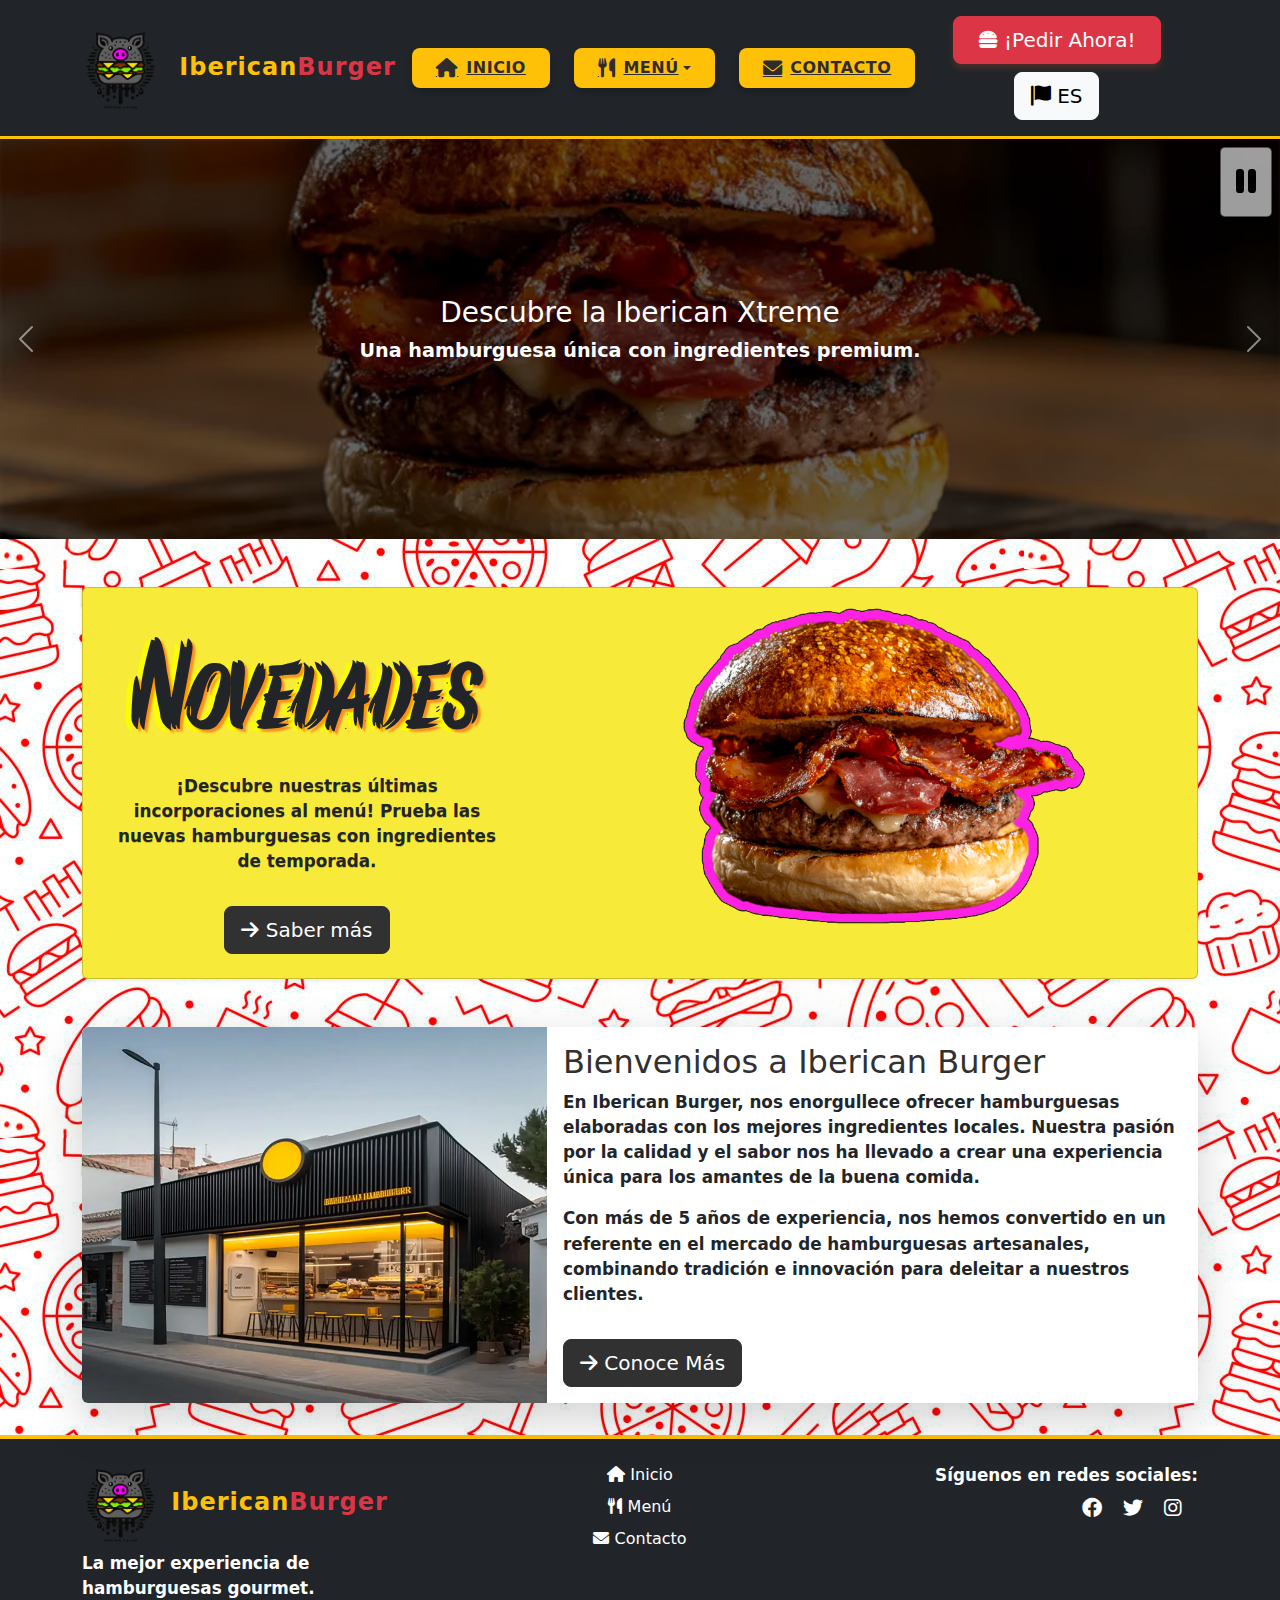
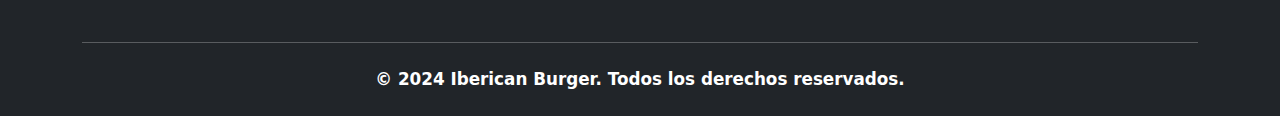
<file: index.html>
<!DOCTYPE html>
<html lang="es">
  <head>
    <meta charset="UTF-8" />
    <meta name="viewport" content="width=device-width, initial-scale=1.0" />
    <title>Iberican Burger - Inicio</title>
    <link rel="icon" type="image/x-icon" href="./img/favicon.ico" />
    <link rel="stylesheet" href="bootstrap-5.3.3/scss/personalizado.css" />
    <link rel="stylesheet" href="bootstrap-5.3.3/scss/bootstrap.css" />

    <link
      href="https://cdnjs.cloudflare.com/ajax/libs/font-awesome/6.0.0-beta3/css/all.min.css"
      rel="stylesheet"
    />
    <!-- Bootstrap Icons -->
    <link
      href="https://cdn.jsdelivr.net/npm/bootstrap-icons/font/bootstrap-icons.css"
      rel="stylesheet"
    />
    <script>
      document.addEventListener("DOMContentLoaded", () => {
        const idiomaSelector = document.getElementById("language-toggle");
        const idiomaLabel = document.getElementById("language-label");

        idiomaSelector.addEventListener("click", () => {
          // Cambiar entre ES y EN
          const nuevoIdioma = idiomaLabel.textContent === "ES" ? "en" : "es";
          idiomaLabel.textContent = nuevoIdioma.toUpperCase();

          // Seleccionar todos los elementos con data-es y data-en
          const elementos = document.querySelectorAll("[data-es][data-en]");

          // Cambiar el texto de los elementos
          elementos.forEach((elemento) => {
            const texto = elemento.getAttribute(`data-${nuevoIdioma}`);
            const icono = elemento.querySelector("i");

            if (icono) {
              // Limpiar todo menos el ícono y añadir el nuevo texto
              elemento.innerHTML = "";
              elemento.appendChild(icono); // Volvemos a agregar el ícono
              elemento.appendChild(document.createTextNode(` ${texto}`)); // Agregar el nuevo texto
            } else {
              // Si no hay ícono, simplemente reemplazamos el texto completo
              elemento.textContent = texto;
            }
          });
        });

        // Establecer el idioma inicial (ES o EN)
        idiomaSelector.click();
      });
    </script>
    <!-- Boton para volver a arriba -->
    <script>
      document.addEventListener("DOMContentLoaded", () => {
        const backToTopButton = document.getElementById("back-to-top");
        const menu = document.querySelector("header"); // Selecciona el menú

        const toggleBackToTop = () => {
          const menuBottom = menu.getBoundingClientRect().bottom;

          if (menuBottom < 0) {
            backToTopButton.style.display = "flex"; // Mostrar el botón
          } else {
            backToTopButton.style.display = "none"; // Ocultar el botón
          }
        };

        // Detecta el desplazamiento
        window.addEventListener("scroll", toggleBackToTop);

        // Añade funcionalidad al botón
        backToTopButton.addEventListener("click", () => {
          window.scrollTo({
            top: 0,
            behavior: "smooth", // Desplazamiento suave
          });
        });
      });
    </script>
  </head>

  <body>
    <header class="bg-dark">
      <nav class="navbar navbar-expand-xl py-3">
        <div class="container">
          <!-- Logotipo -->
          <a class="navbar-brand text-warning fw-bold" href="index.html">
            <img
              src="./img/logogpt333.png"
              alt="Logo"
              class="d-inline-block align-text-center me-2"
            />
            Iberican<span class="text-danger">Burger</span>
          </a>

          <!-- Botón Colapsable -->
          <button
            class="navbar-toggler text-warning border-0"
            type="button"
            data-bs-toggle="collapse"
            data-bs-target="#navbarNav"
            aria-controls="navbarNav"
            aria-expanded="false"
            aria-label="Toggle navigation"
          >
            <i class="fas fa-bars fa-lg"></i>
          </button>

          <!-- Menú -->
          <div class="collapse navbar-collapse" id="navbarNav">
            <ul class="navbar-nav mx-auto text-center">
              <li class="nav-item">
                <a
                  class="custom-btn btn-lg"
                  href="index.html"
                  data-es="Inicio"
                  data-en="Home"
                >
                  <i class="fas fa-home"></i> Inicio
                </a>
              </li>
              <!-- Menú con Submenú -->
              <li class="nav-item dropdown">
                <a
                  class="custom-btn btn-lg dropdown-toggle"
                  href="#"
                  id="menuDropdown"
                  role="button"
                  data-bs-toggle="dropdown"
                  aria-expanded="false"
                  data-es="Menú"
                  data-en="Menu"
                >
                  <i class="fas fa-utensils"></i> Menú
                </a>
                <ul
                  class="dropdown-menu text-center"
                  aria-labelledby="menuDropdown"
                >
                  <li>
                    <a
                      class="dropdown-item"
                      href="menu.html#hamburguesas"
                      data-es="Hamburguesas"
                      data-en="Burgers"
                      >Hamburguesas</a
                    >
                  </li>
                  <li>
                    <a
                      class="dropdown-item"
                      href="menu.html#bocadillos"
                      data-es="Bocadillos"
                      data-en="Sandwiches"
                      >Bocadillos</a
                    >
                  </li>
                  <li>
                    <a
                      class="dropdown-item"
                      href="menu.html#entrantes"
                      data-es="Entrantes"
                      data-en="Entrants"
                      >Entrantes</a
                    >
                  </li>
                  <li>
                    <a
                      class="dropdown-item"
                      href="menu.html#postres"
                      data-es="Postres"
                      data-en="Desserts"
                      >Postres</a
                    >
                  </li>
                </ul>
              </li>
              <li class="nav-item">
                <a
                  class="custom-btn btn-lg"
                  href="contacto.html"
                  data-es="Contacto"
                  data-en="Contact"
                >
                  <i class="fas fa-envelope"></i> Contacto
                </a>
              </li>
            </ul>

            <!-- Botones adicionales -->
            <div
              class="d-flex justify-content-center align-items-center flex-wrap mt-3 mt-lg-0 gap-2"
            >
              <!-- Botón de Pedido -->
              <a
                href="#"
                class="btn btn-danger btn-lg px-4 py-2"
                data-bs-toggle="popover"
                data-bs-placement="bottom"
                data-bs-content="Ahora mismo no está disponible."
                onclick="event.preventDefault();"
                data-es="¡Pedir Ahora!"
                data-en="Order Now!"
              >
                <i class="fas fa-hamburger"></i> ¡Pedir Ahora!
              </a>

              <!-- Selector de Idioma -->
              <button
                class="btn btn-light btn-lg"
                data-toggle="tooltip"
                data-placement="down"
                title="Cambiar idioma/Change language"
                id="language-toggle"
              >
                <i class="fas fa-flag"></i> <span id="language-label">EN</span>
              </button>
            </div>
          </div>
        </div>
      </nav>
    </header>

    <!-- Carrusel -->
    <!-- Carrusel Accesible -->
    <div
      id="carouselExample"
      class="carousel slide mt-0"
      aria-labelledby="carousel-heading"
    >
      <h2
        id="carousel-heading"
        class="visually-hidden"
        data-es="Promociones Destacadas"
        data-en="Featured Promotions"
      >
        Promociones Destacadas
      </h2>

      <!-- Controles de pausa/reanudación -->
      <button
        id="carouselPausePlay"
        class="btn btn-outline-light position-absolute top-0 end-0 m-2"
        aria-controls="carouselExample"
        aria-label="Pausar carrusel"
        data-state="playing"
      >
        <i class="fas fa-pause"></i>
      </button>

      <div class="carousel-inner">
        <!-- Primera Imagen -->
        <div class="carousel-item active">
          <img
            src="./img/iberican_xtreme.webp"
            class="d-block w-100"
            alt="Hamburguesa Iberican Xtreme: una explosión de sabores."
            style="height: 400px; object-fit: cover"
          />
          <div class="carousel-caption">
            <h3
              data-es="Descubre la Iberican Xtreme"
              data-en="Discover the Iberican Xtreme"
            >
              Descubre la Iberican Xtreme
            </h3>
            <p
              data-es="Una hamburguesa única con ingredientes premium."
              data-en="A unique burger with premium ingredients."
            >
              Una hamburguesa única con ingredientes premium.
            </p>
          </div>
        </div>

        <!-- Segunda Imagen -->
        <div class="carousel-item">
          <img
            src="./img/castana_apa.webp"
            class="d-block w-100"
            alt="La hamburguesa Castaña, con ingredientes de temporada."
            style="height: 400px; object-fit: cover"
          />
          <div class="carousel-caption">
            <h3
              data-es="La Castaña: Sabor de Temporada"
              data-en="La Castaña: Seasonal Flavor"
            >
              La Castaña: Sabor de Temporada
            </h3>
            <p
              data-es="Disfruta de esta combinación única con crema de castañas."
              data-en="Enjoy this unique combination with chestnut cream."
            >
              Disfruta de esta combinación única con crema de castañas.
            </p>
          </div>
        </div>

        <!-- Tercera Imagen -->
        <div class="carousel-item">
          <img
            src="./img/labrava_apa.webp"
            class="d-block w-100"
            alt="Hamburguesa La Brava, un toque picante que no olvidarás."
            style="height: 400px; object-fit: cover"
          />
          <div class="carousel-caption">
            <h3
              data-es="La Brava: Pura Pasión"
              data-en="La Brava: Pure Passion"
            >
              La Brava: Pura Pasión
            </h3>
            <p
              data-es="Carne a la parrilla con un toque picante irresistible."
              data-en="Grilled meat with an irresistible spicy touch."
            >
              Carne a la parrilla con un toque picante irresistible.
            </p>
          </div>
        </div>
      </div>

      <!-- Controles del Carrusel -->
      <button
        class="carousel-control-prev"
        type="button"
        data-bs-target="#carouselExample"
        data-bs-slide="prev"
        aria-label="Anterior"
      >
        <span class="carousel-control-prev-icon" aria-hidden="true"></span>
        <span class="visually-hidden">Anterior</span>
      </button>
      <button
        class="carousel-control-next"
        type="button"
        data-bs-target="#carouselExample"
        data-bs-slide="next"
        aria-label="Siguiente"
      >
        <span class="carousel-control-next-icon" aria-hidden="true"></span>
        <span class="visually-hidden">Siguiente</span>
      </button>
    </div>

    <!-- Sección de Bienvenida -->
    <div class="container mt-5">
      <div class="text-center">
        <div class="card novedades my-4 shadow-sm bg-secondary">
          <div class="card-body">
            <h1
              class="card-title menu-fuente"
              data-es="Novedades"
              data-en="News"
            >
              Novedades
            </h1>
            <p
              class="card-text"
              data-es="¡Descubre nuestras últimas incorporaciones al menú! Prueba las nuevas hamburguesas con ingredientes de temporada."
              data-en="Discover our latest menu additions! Try the new burgers with seasonal ingredients."
            >
              ¡Descubre nuestras últimas incorporaciones al menú! Prueba las
              nuevas hamburguesas con ingredientes de temporada.
            </p>
            <a
              href="menu.html"
              class="btn btn-primary btn-lg mt-3"
              data-es="Saber más"
              data-en="Learn more"
            >
              Saber más <i class="fas fa-arrow-right"></i>
            </a>
          </div>
          <img
            src="./img/estilo1.png"
            class="img-fluid"
            alt="Novedades en el menú"
          />
        </div>
      </div>
    </div>

    <div class="container mt-5">
      <div class="card shadow-lg border-0">
        <div class="row g-0">
          <!-- Imagen a la izquierda -->
          <div class="col-md-5">
            <img
              src="./img/midjourney.deiwor_Facade_of_a_modern_hamburger_restaurant_in_th_3736fbc0-c603-4e00-bc08-4bd2c2785734.webp"
              alt="Nuestra Empresa"
              class="img-fluid rounded-start"
              style="height: 100%; object-fit: cover"
            />
          </div>
          <!-- Contenido a la derecha -->
          <div class="col-md-7">
            <div class="card-body">
              <h2
                class="card-title text-primary"
                data-es="Bienvenidos a Iberican Burger"
                data-en="Welcome to Iberican Burger"
              >
                Bienvenidos a Iberican Burger
              </h2>
              <p
                class="card-text"
                data-es="En Iberican Burger, nos enorgullece ofrecer hamburguesas elaboradas con los mejores ingredientes locales. Nuestra pasión por la calidad y el sabor nos ha llevado a crear una experiencia única para los amantes de la buena comida."
                data-en="At Iberican Burger, we take pride in offering burgers made with the finest local ingredients. Our passion for quality and flavor has led us to create a unique experience for food lovers."
              >
                En Iberican Burger, nos enorgullece ofrecer hamburguesas
                elaboradas con los mejores ingredientes locales. Nuestra pasión
                por la calidad y el sabor nos ha llevado a crear una experiencia
                única para los amantes de la buena comida.
              </p>

              <p
                class="card-text"
                data-es="Con más de 5 años de experiencia, nos hemos convertido en un referente en el mercado de hamburguesas artesanales, combinando tradición e innovación para deleitar a nuestros clientes."
                data-en="With over 5 years of experience, we have become a benchmark in the artisanal burger market, combining tradition and innovation to delight our customers."
              >
                Con más de 5 años de experiencia, nos hemos convertido en un
                referente en el mercado de hamburguesas artesanales, combinando
                tradición e innovación para deleitar a nuestros clientes.
              </p>

              <a
                href="contacto.html"
                class="btn btn-primary btn-lg mt-3"
                data-es="Conoce Más"
                data-en="Learn More"
              >
                Conoce Más <i class="fas fa-arrow-right"></i>
              </a>
            </div>
          </div>
        </div>
      </div>
    </div>
    <!-- Boton para volver a arriba -->
    <button id="back-to-top" class="back-to-top" aria-label="Volver arriba">
      <i class="fas fa-arrow-up"></i>
    </button>
    <footer class="bg-dark py-4">
      <div class="container">
        <div class="row">
          <!-- Logotipo y Nombre -->
          <div class="col-md-4 text-center text-md-start mb-3 mb-md-0">
            <a class="navbar-brand text-warning fw-bold" href="index.html">
              <img
                src="./img/logogpt333.png"
                alt="Logo"
                class="d-inline-block align-text-center"
              />
              Iberican<span class="text-danger">Burger</span>
            </a>
            <p
              class="text-white mt-2"
              data-es="La mejor experiencia de hamburguesas gourmet."
              data-en="The best gourmet burger experience."
            >
              La mejor experiencia de hamburguesas gourmet.
            </p>
          </div>

          <!-- Menú Rápido -->
          <div class="col-md-4 text-center">
            <ul class="list-unstyled">
              <li class="mb-2">
                <a
                  href="index.html"
                  class="text-white text-decoration-none"
                  data-es="Inicio"
                  data-en="Home"
                >
                  <i class="fas fa-home"></i> Inicio
                </a>
              </li>
              <li class="mb-2">
                <a
                  href="menu.html"
                  class="text-white text-decoration-none"
                  data-es="Menú"
                  data-en="Menu"
                >
                  <i class="fas fa-utensils"></i> Menú
                </a>
              </li>
              <li>
                <a
                  href="contacto.html"
                  class="text-white text-decoration-none"
                  data-es="Contacto"
                  data-en="Contact"
                >
                  <i class="fas fa-envelope"></i> Contacto
                </a>
              </li>
            </ul>
          </div>

          <!-- Redes Sociales -->
          <div class="col-md-4 text-center text-md-end">
            <p
              class="text-white mb-2"
              data-es="Síguenos en redes sociales:"
              data-en="Follow us on social media:"
            >
              Síguenos en redes sociales:
            </p>
            <div class="social-icons">
              <a href="facebook.com" class="text-white"
                ><i class="fab fa-facebook fa-lg"></i
              ></a>
              <a href="twitter.com" class="text-white"
                ><i class="fab fa-twitter fa-lg"></i
              ></a>
              <a href="instagram.com" class="text-white"
                ><i class="fab fa-instagram fa-lg"></i
              ></a>
            </div>
          </div>
        </div>

        <!-- Línea de Separación -->
        <hr class="bg-light my-4" />

        <!-- Información de Derechos -->
        <div class="text-center text-white">
          <p
            class="mb-0"
            data-es="© 2024 Iberican Burger. Todos los derechos reservados."
            data-en="© 2024 Iberican Burger. All rights reserved."
          >
            © 2024 Iberican Burger. Todos los derechos reservados.
          </p>
        </div>
      </div>
    </footer>

    <script src="bootstrap-5.3.3/dist/js/bootstrap.bundle.min.js"></script>
    <script>
      document.addEventListener("DOMContentLoaded", () => {
        const carouselElement = document.getElementById("carouselExample");
        const pausePlayButton = document.getElementById("carouselPausePlay");
        // Inicia el carrusel con el intervalo deseado, sin ride:'carousel'
        const carouselInstance = new bootstrap.Carousel(carouselElement, {
          interval: 3000,
        });
        carouselInstance.cycle();
        const icon = pausePlayButton.querySelector("i");
        let isPlaying = true; // Estado inicial: está reproduciendo automáticamente

        pausePlayButton.addEventListener("click", () => {
          if (isPlaying) {
            // Pausar
            carouselInstance.pause();
            isPlaying = false;
            pausePlayButton.setAttribute("aria-label", "Reanudar carrusel");
            icon.classList.remove("fa-pause");
            icon.classList.add("fa-play");
          } else {
            // Reanudar
            carouselInstance.cycle();
            isPlaying = true;
            pausePlayButton.setAttribute("aria-label", "Pausar carrusel");
            icon.classList.remove("fa-play");
            icon.classList.add("fa-pause");
          }
        });
      });
    </script>
    <script>
      document.addEventListener("DOMContentLoaded", () => {
        const popoverTriggerList = [].slice.call(
          document.querySelectorAll('[data-bs-toggle="popover"]')
        );
        const popoverList = popoverTriggerList.map((popoverTriggerEl) => {
          return new bootstrap.Popover(popoverTriggerEl);
        });
      });
    </script>
  </body>
</html>
</file>
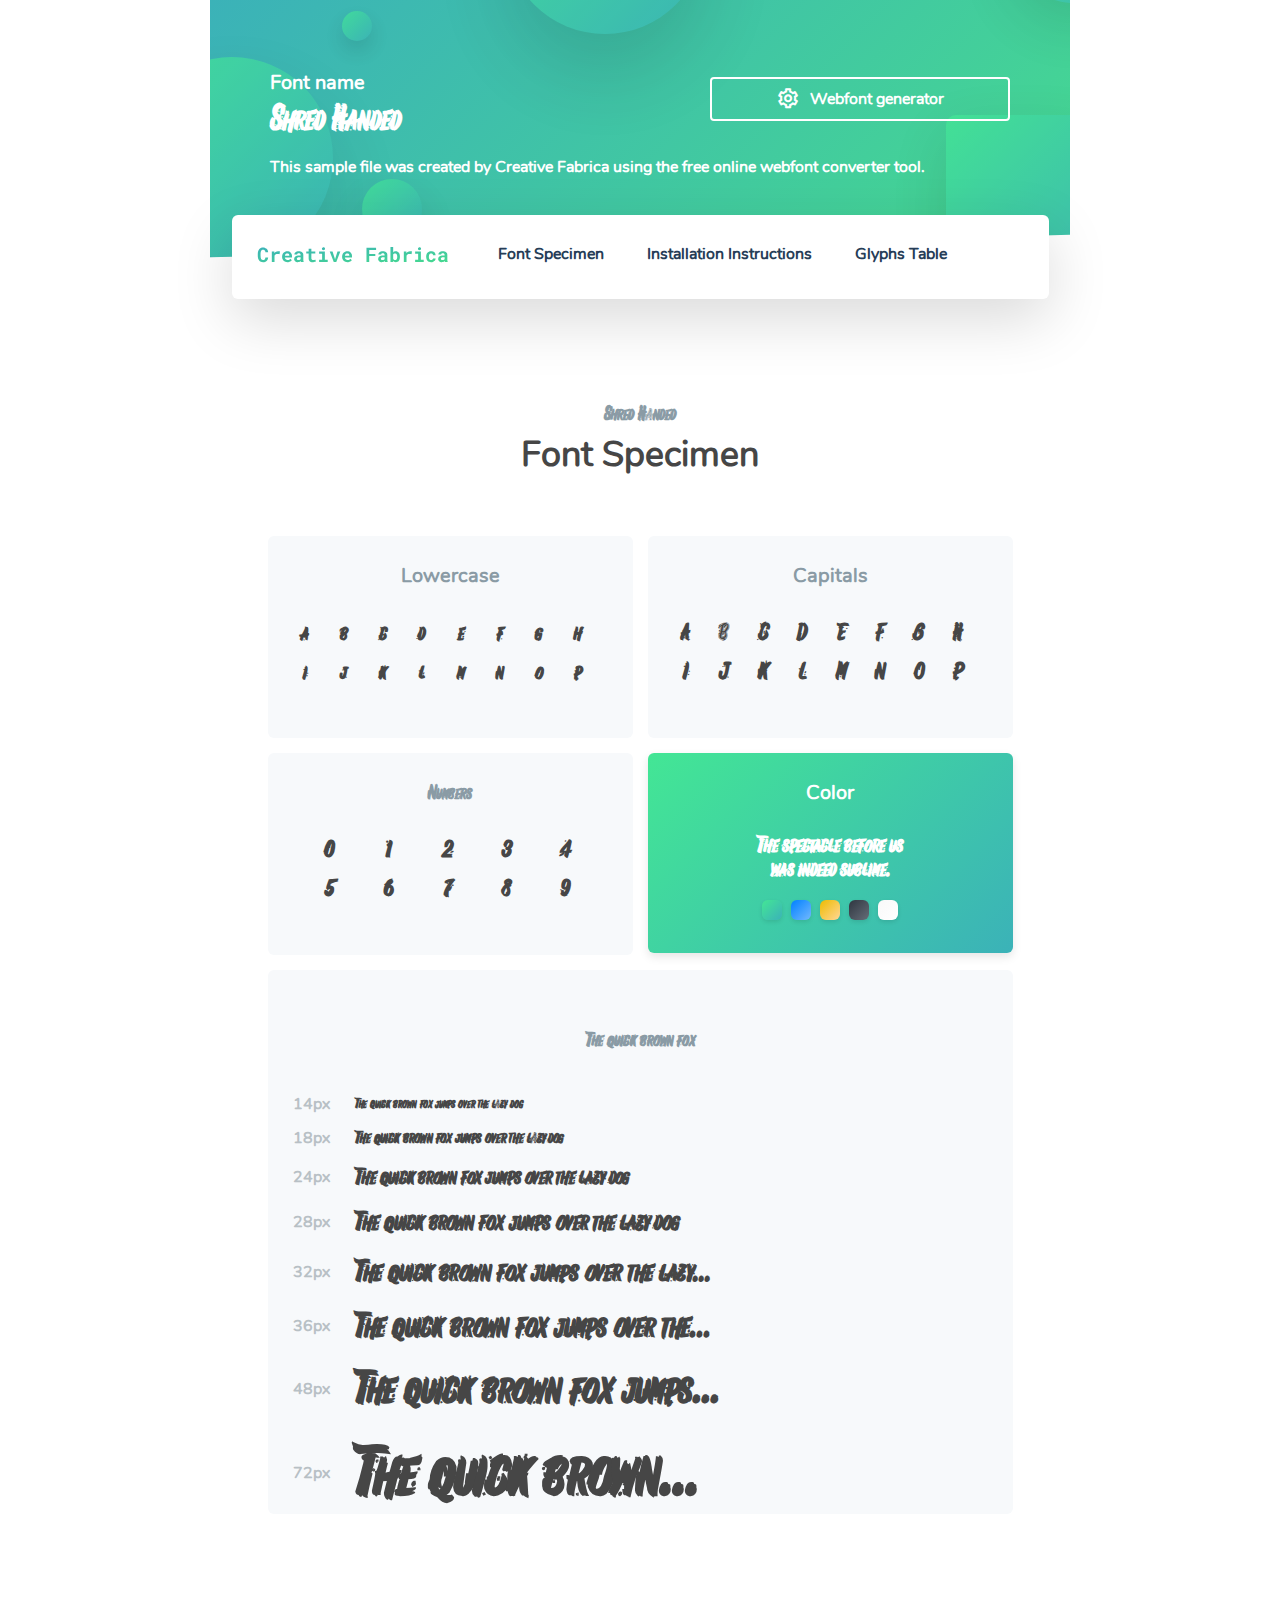
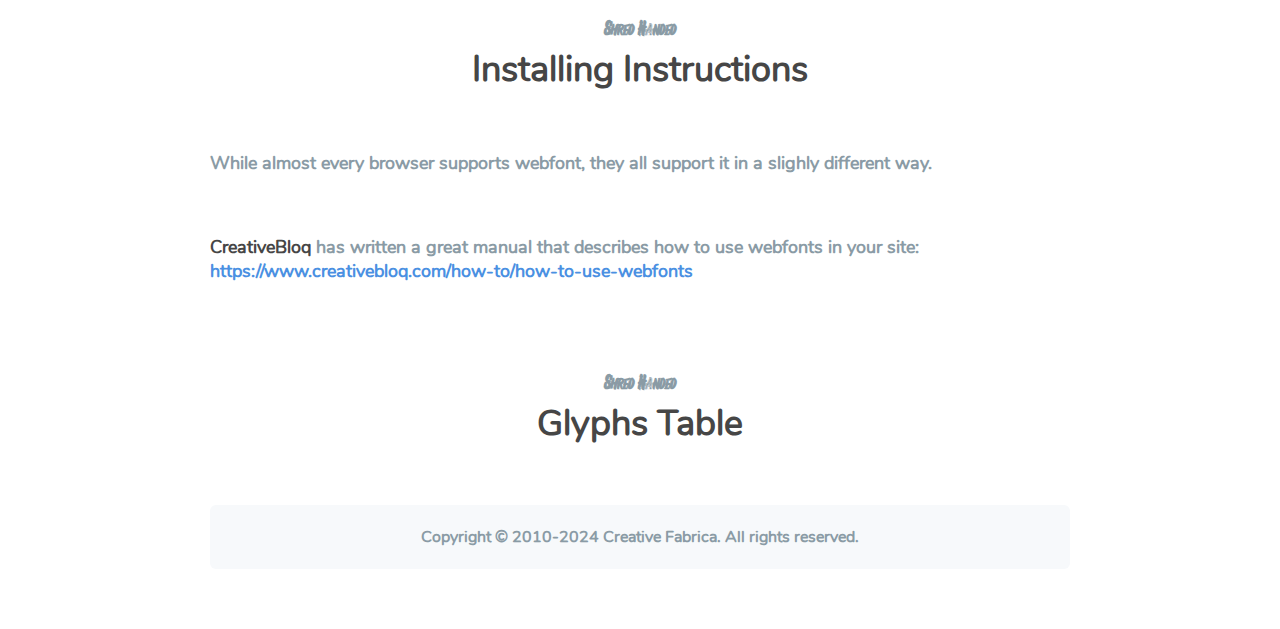
<file: fonts/index.html>
<!DOCTYPE html>
<html lang="en">
<head>
    <meta charset="UTF-8">
    <meta http-equiv="X-UA-Compatible" content="ie=edge">
    <meta name="viewport" content="width=device-width">
    <title>Webfont Specimen Shred Handed by Creative Fabrica</title>
    <link rel="stylesheet" href="Shred Handed.css">
    <link rel="stylesheet" href="./specimen_files/css/boxicons.min.css">
    <link rel="stylesheet" href="./specimen_files/css/style.css">
    <link rel="icon" href="./specimen_files/images/favicon.png">
    <style>
        body {
            font-family: 'Shred Handed';
            font-weight: Regular;
        }
    </style>
</head>
<body>
    <div class="cover-section c-section">
		<div class="cover-section_cta">
			<div class="c-row">
				<div class="c-row_column">
					<h1 class="cover-section_headline">
						<span class="cover-section_headline--smaller keep-page-font">Font name</span> <br>
						Shred Handed
					</h1>
				</div>
				<div class="c-row_column c-row_column--align-right center-vertical c-row_column--no-margin-right ">
					<a class="l-button l-button--outlined btn-animated-top-bottom" href="https://www.creativefabrica.com/webfont-generator/" target="_blank">
						<div class="l-button_icon">
							<i class="icon-animated-top-bottom bx bx-cog"></i>
						</div>
						<div class="l-button_text keep-page-font">Webfont generator</div>
					</a>
				</div>
			</div>
			<p class="cover-section_description keep-page-font">
				This sample file was created by Creative Fabrica using the free online webfont converter tool.
			</p>
		</div>
		<div class="l-parallax">
            <img style="top: 35%; left: -18%;" class="l-parallax_item" data-parallax-translate="100" src="./specimen_files/images/Circle_5.svg" alt="">
			<img style="top: 55%; left: 13%;" class="l-parallax_item" data-parallax-translate="200" src="./specimen_files/images/Circle_3.svg" alt="">
			<img style="top: 75%; left: 13%;" class="l-parallax_item" data-parallax-translate="50" src="./specimen_files/images/Circle_2.svg" alt="">
			<img style="top: -71%; left: 25%;" class="l-parallax_item" data-parallax-translate="30" src="./specimen_files/images/Circle_1.svg" alt="">
			<img style="top: 70%; right: -10%;" class="l-parallax_item" data-parallax-translate="150" src="./specimen_files/images/Rectangle_2.svg" alt="">
			<img style="top: -15%; right: -15%;" class="l-parallax_item" data-parallax-translate="180" src="./specimen_files/images/Circle_4.svg" alt="">
		</div>
	</div>

	<!-- Navigation -->
	<div class="top-navigation-section c-section">
		<div class="top-navigation">
			<div class="nav-component left-side">
				<div class="logo-and-menu-btn">
					<div class="logo-box">
						<img src="./specimen_files/images/Logo.svg">
					</div>
					<button id="btn-trigger-top-nav" class="btn-menu-trigger">
						<span class="bx bx-menu"></span>
					</button>
				</div>
			</div>
			<div id="top-nav-responsive-menu" class="responsive-menu" top-nav-responsive-active="false">
				<div class="nav-component">
					<ul class="menu-list">
                        <li><a class="keep-page-font" href="#" onclick="scrollToSection('font-specimen_section', event)">Font Specimen</a></li>
						<li><a class="keep-page-font" href="#" onclick="scrollToSection('installing-section', event)">Installation Instructions</a></li>
						<li><a class="keep-page-font" href="#" onclick="scrollToSection('glyph-section', event)">Glyphs Table</a></li>
					</ul>
				</div>
			</div>
		</div>
	</div>

	<div class="font-specimen_section c-section">
		<h3 class="c-section_subtitle">Shred Handed</h3>
		<h2 class="c-section_headline keep-page-font">Font Specimen</h2>
		<div class="fs-section_boxes">
			<div class="c-row--inline">
				<div class="c-row_column">
					<div class="fs-section_box">
						<p class="fs-section_box-title keep-page-font">Lowercase</p>
						<div class="fs-section-chars-box fs-section-char-box--lowercase">
							<div class="fs-section-char-box">
								<p class="fs-section-char">a</p>
							</div>
							<div class="fs-section-char-box">
								<p class="fs-section-char">b</p>
							</div>
							<div class="fs-section-char-box">
								<p class="fs-section-char">c</p>
							</div>
							<div class="fs-section-char-box">
								<p class="fs-section-char">d</p>
							</div>
							<div class="fs-section-char-box">
								<p class="fs-section-char">e</p>
							</div>
							<div class="fs-section-char-box">
								<p class="fs-section-char">f</p>
							</div>
							<div class="fs-section-char-box">
								<p class="fs-section-char">g</p>
							</div>
							<div class="fs-section-char-box fs-section-char-box--no-margin">
								<p class="fs-section-char">h</p>
							</div>
							<div class="fs-section-char-box">
								<p class="fs-section-char">i</p>
							</div>
							<div class="fs-section-char-box">
								<p class="fs-section-char">j</p>
							</div>
							<div class="fs-section-char-box">
								<p class="fs-section-char">k</p>
							</div>
							<div class="fs-section-char-box">
								<p class="fs-section-char">l</p>
							</div>
							<div class="fs-section-char-box">
								<p class="fs-section-char">m</p>
							</div>
							<div class="fs-section-char-box">
								<p class="fs-section-char">n</p>
							</div>
							<div class="fs-section-char-box">
								<p class="fs-section-char">o</p>
							</div>
							<div class="fs-section-char-box fs-section-char-box--no-margin">
								<p class="fs-section-char">p</p>
							</div>

							<!-- Clear float -->
							<div class="clear-fix"></div>

						</div>
					</div>
				</div>
				<div class="c-row_column c-row_column--no-margin-right">
					<div class="fs-section_box">
						<p class="fs-section_box-title keep-page-font">Capitals</p>
						<div class="fs-section-chars-box fs-section-char-box--uppercase">
							<div class="fs-section-char-box">
								<p class="fs-section-char">a</p>
							</div>
							<div class="fs-section-char-box">
								<p class="fs-section-char">b</p>
							</div>
							<div class="fs-section-char-box">
								<p class="fs-section-char">c</p>
							</div>
							<div class="fs-section-char-box">
								<p class="fs-section-char">d</p>
							</div>
							<div class="fs-section-char-box">
								<p class="fs-section-char">e</p>
							</div>
							<div class="fs-section-char-box">
								<p class="fs-section-char">f</p>
							</div>
							<div class="fs-section-char-box">
								<p class="fs-section-char">g</p>
							</div>
							<div class="fs-section-char-box fs-section-char-box--no-margin">
								<p class="fs-section-char">h</p>
							</div>
							<div class="fs-section-char-box">
								<p class="fs-section-char">i</p>
							</div>
							<div class="fs-section-char-box">
								<p class="fs-section-char">j</p>
							</div>
							<div class="fs-section-char-box">
								<p class="fs-section-char">k</p>
							</div>
							<div class="fs-section-char-box">
								<p class="fs-section-char">l</p>
							</div>
							<div class="fs-section-char-box">
								<p class="fs-section-char">m</p>
							</div>
							<div class="fs-section-char-box">
								<p class="fs-section-char">n</p>
							</div>
							<div class="fs-section-char-box">
								<p class="fs-section-char">o</p>
							</div>
							<div class="fs-section-char-box fs-section-char-box--no-margin">
								<p class="fs-section-char">p</p>
							</div>

							<!-- Clear float -->
							<div class="clear-fix"></div>

						</div>
					</div>
				</div>
			</div>
			<div class="c-row--inline">
				<div class="c-row_column">
					<div class="fs-section_box">
						<p class="fs-section_box-title">Numbers</p>
						<div class="fs-section-chars-box fs-section-char--numbers">
							<div class="fs-section-char-box fs-section-char-box--number">
								<p class="fs-section-char">0</p>
							</div>
							<div class="fs-section-char-box fs-section-char-box--number">
								<p class="fs-section-char">1</p>
							</div>
							<div class="fs-section-char-box fs-section-char-box--number">
								<p class="fs-section-char">2</p>
							</div>
							<div class="fs-section-char-box fs-section-char-box--number">
								<p class="fs-section-char">3</p>
							</div>
							<div class="fs-section-char-box fs-section-char-box--number fs-section-char-box--no-margin">
								<p class="fs-section-char">4</p>
							</div>
							<div class="fs-section-char-box fs-section-char-box--number">
								<p class="fs-section-char">5</p>
							</div>
							<div class="fs-section-char-box fs-section-char-box--number">
								<p class="fs-section-char">6</p>
							</div>
							<div class="fs-section-char-box fs-section-char-box--number">
								<p class="fs-section-char">7</p>
							</div>
							<div class="fs-section-char-box fs-section-char-box--number">
								<p class="fs-section-char">8</p>
							</div>
							<div class="fs-section-char-box fs-section-char-box--number fs-section-char-box--no-margin">
								<p class="fs-section-char">9</p>
							</div>

							<!-- Clear float -->
							<div class="clear-fix"></div>

						</div>
					</div>
				</div>
				<div class="c-row_column c-row_column--no-margin-right">
					<div class="fs-section_switch-color-box fs-section_box fs-section_box--color-box">
						<p class="fs-section_box-title color-white fs-switch-box_font-color keep-page-font">Color</p>
						<p class="fs-section_subtext color-white fs-switch-box_font-color">
							The spectacle before us <br class="break-line">was indeed sublime.
						</p>
						<div class="fs-section_color-buttons">
							<button class="fs-section_color_button fs-section_color_button--green"
							        data-color-one="#43E695" data-color-two="#3BB2B8" data-font-color="#ffffff"></button>

							<button class="fs-section_color_button fs-section_color_button--blue"
									data-color-one="#72B8FE" data-color-two="#0081FF" data-font-color="#ffffff"></button>

							<button class="fs-section_color_button fs-section_color_button--yellow"
									data-color-one="#EEBB00" data-color-two="#FFD796" data-font-color="#ffffff"></button>

							<button class="fs-section_color_button fs-section_color_button--black"
									data-color-one="#656D78" data-color-two="#2F3640" data-font-color="#ffffff"></button>

							<button class="fs-section_color_button fs-section_color_button--white"
									data-color-one="#FFFFFF" data-color-two="#F9F9F9" data-font-color="#4d545f"></button>
						</div>
					</div>
				</div>
			</div>
		</div>
	</div>

	<div class="size-example-section c-section">
		<h3 class="c-section_subtitle">The quick brown fox</h3>
		<div class="size-example-section_scroll-content">
			<ul class="size-example-section_list">
				<li class="size-example-section_item">
					<span class="size-example-section_example-size keep-page-font">14px</span>
					<p class="size-example-section_preview size-example--14">
						The quick brown fox jumps over the lazy dog
					</p>
				</li>
				<li class="size-example-section_item">
					<span class="size-example-section_example-size keep-page-font">18px</span>
					<p class="size-example-section_preview size-example size-example--18">
						The quick brown fox jumps over the lazy dog
					</p>
				</li>
				<li class="size-example-section_item">
					<span class="size-example-section_example-size keep-page-font">24px</span>
					<p class="size-example-section_preview size-example size-example--24">
						The quick brown fox jumps over the lazy dog
					</p>
				</li>
				<li class="size-example-section_item">
					<span class="size-example-section_example-size keep-page-font">28px</span>
					<p class="size-example-section_preview size-example size-example--28">
						The quick brown fox jumps over the lazy dog
					</p>
				</li>
				<li class="size-example-section_item">
					<span class="size-example-section_example-size keep-page-font">32px</span>
					<p class="size-example-section_preview size-example size-example--32">
						The quick brown fox jumps over the lazy...
					</p>
				</li>
				<li class="size-example-section_item">
					<span class="size-example-section_example-size keep-page-font">36px</span>
					<p class="size-example-section_preview size-example size-example--36">
						The quick brown fox jumps over the...
					</p>
				</li>
				<li class="size-example-section_item">
					<span class="size-example-section_example-size keep-page-font">48px</span>
					<p class="size-example-section_preview size-example size-example--48">
						The quick brown fox jumps...
					</p>
				</li>
				<li class="size-example-section_item">
					<span class="size-example-section_example-size keep-page-font">72px</span>
					<p class="size-example-section_preview size-example size-example--72">
						The quick brown...
					</p>
				</li>
			</ul>
		</div>

	</div>

    <div class="installing-section c-section">
		<h3 class="c-section_subtitle">Shred Handed</h3>
		<h2 class="c-section_headline keep-page-font">Installing Instructions</h2>
		<p class="installing-section_top-paragraph c-section_paragraph c-section_paragraph--light keep-page-font">
			While almost every browser supports webfont, they all support it in a slighly different way.
		</p>
		<p class="installing-section_top-paragraph c-section_paragraph c-section_paragraph--light keep-page-font">
			<span class="installing-section_dark-span keep-page-font">CreativeBloq</span>
			has written a great manual that describes how to use webfonts in your site:
			<a class="installing-section_link keep-page-font" href="https://www.creativebloq.com/how-to/how-to-use-webfonts" target="_blank">
				https://www.creativebloq.com/how-to/how-to-use-webfonts
			</a>
		</p>
	</div>

	<div class="glyph-section c-section">
		<h3 class="c-section_subtitle">Shred Handed</h3>
		<h2 class="c-section_headline keep-page-font">Glyphs Table</h2>
		<div class="glyph-section_table">
            
			<!-- Clear float -->
			<div class="clear-fix"></div>

		</div>
	</div>

	<div class="footer-section c-section">
		<p class="keep-page-font">Copyright &copy; 2010-2024 Creative Fabrica. All rights reserved.</p>
	</div>

	<script type="text/javascript" src="./specimen_files/javascript/parallax.js"></script>
	<script type="text/javascript" src="./specimen_files/javascript/responsive-menu.js"></script>
	<script type="text/javascript" src="./specimen_files/javascript/scroll-animation.js"></script>
	<script type="text/javascript" src="./specimen_files/javascript/color-switcher.js"></script>
</body>
</html>
</file>
<file: bootstrap-5.3.3/scss/personalizado.css>
@charset "UTF-8";
.feature i {
  font-size: 2rem; /* Tamaño del ícono */
  margin-bottom: 0.5rem;
}
.feature h5 {
  font-weight: bold;
  margin-top: 0.5rem;
  margin-bottom: 0.2rem;
}
.feature p {
  color: #383f46; /* Texto en tono gris */
  font-size: 0.9rem;
}

/* Variables */
/* Color de fondo oscuro */
/* Color de texto claro */
/* Color de texto al pasar el cursor */
/* Tamaño máximo del logotipo */
/* Espaciado entre enlaces sociales */
/* Footer */
/* Espaciado para el Footer */
footer {
  margin-top: 2rem; /* Espaciado superior para separar el footer */
  padding-top: 2rem; /* Espaciado interno superior dentro del footer */
  background-color: #343a40;
  color: #ffffff;
  border-top: 4px solid #ffc107;
}
footer a {
  color: #ffffff;
  text-decoration: none;
}
footer a:hover {
  color: #ffc107; /* Color al pasar el cursor */
}
footer hr {
  border-color: #ffffff;
}
footer .navbar-brand img {
  max-height: 80px; /* Tamaño del logotipo */
}
footer .social-icons a {
  margin-right: 1rem; /* Espaciado entre iconos sociales */
}

body {
  position: relative; /* Necesario para posicionar el pseudo-elemento */
  min-height: 100vh; /* Asegura que cubra toda la ventana */
  /* Fondo de la web */
  background-image: url("../../img/fondogen.png");
}
body a:focus,
body button:focus {
  outline: 4px solid #ff0707;
  outline-offset: 2px;
}
body #btnVolverArriba {
  position: fixed;
  bottom: 2rem;
  right: 2rem;
  display: none;
  z-index: 1000;
  background-color: #f8ea39;
  color: #000;
  border: none;
  border-radius: 50%;
  width: 70px;
  height: 70px;
  justify-content: center;
  align-items: center;
  box-shadow: 0 4px 6px rgba(0, 0, 0, 0.1);
  transition: opacity 0.3s ease, transform 0.3s ease;
  border: 2px solid #000000;
  display: flex;
  font-size: 1.2rem;
}
body #btnVolverArriba:hover {
  background-color: #b9af25;
  transform: scale(1.1);
}
body .back-to-top {
  position: fixed;
  bottom: 2rem;
  right: 2rem;
  width: 50px;
  height: 50px;
  background-color: #ffc107;
  color: #000;
  border: 1px solid #000;
  border-radius: 50%;
  display: none;
  justify-content: center;
  align-items: center;
  box-shadow: 0 4px 6px rgba(0, 0, 0, 0.1);
  cursor: pointer;
  z-index: 1000;
  transition: background-color 0.3s ease, color 0.3s ease;
}
body .back-to-top:hover {
  background-color: #d89e04;
  color: #fff;
}
body .back-to-top i {
  font-size: 1.5rem;
}

.header .navbar {
  border-top: 2px solid #007bff;
}
.header img {
  max-height: 80px;
}

.nav-tabs .nav-link {
  background-color: #f8f9fa; /* Color de fondo claro para pestañas no activas */
  color: #6c757d; /* Texto en gris */
  border: 1px solid #dee2e6; /* Borde claro */
  transition: all 0.3s ease; /* Animación suave */
}

.nav-tabs .nav-link.active {
  background-color: #0d6efd; /* Fondo azul para la pestaña activa */
  color: #fff; /* Texto blanco */
  border-color: #0d6efd; /* Borde azul */
  font-weight: bold; /* Texto en negrita */
  box-shadow: 0 0 5px rgba(0, 0, 0, 0.2); /* Sombra para destacar */
}

.nav-tabs .nav-link:hover {
  background-color: #e2e6ea; /* Fondo más oscuro al pasar el cursor */
  color: #000; /* Texto negro al pasar el cursor */
}

/* nav */
.navbar .form-control {
  background-color: transparent;
  border-color: #ffffff;
  color: #ffffff;
}

.navbar .form-control::-moz-placeholder {
  color: #ffffff;
  opacity: 0.7;
}

.navbar .form-control::placeholder {
  color: #ffffff;
  opacity: 0.7;
}

.navbar .btn-outline-light {
  border-color: #ffffff;
  color: #ffffff;
}

.navbar .btn-outline-light:hover {
  background-color: #ffffff;
  color: #000000;
}

.carved-text {
  position: relative;
  color: #2e2a2a;
  font-weight: bold;
  font-size: 2rem;
  text-transform: uppercase;
  text-shadow: 3px 3px 2px rgba(0, 0, 0, 0.4), -6px 2px rgba(255, 255, 255, 0.6); /* Luz superior izquierda */
  letter-spacing: 1px;
}

/* Definición de la fuente */
@font-face {
  font-family: "Shred Handed";
  src: url("../../fonts/Shred-Handed.eot"); /* IE9 Compatibility */
  src: url("../../fonts/Shred-Handed.woff2") format("woff2"), url("../../fonts/Shred-Handed.woff") format("woff"), url("../../fonts/Shred-Handed.ttf") format("truetype"); /* Compatibilidad general */
  font-weight: normal;
  font-style: normal;
}
/* Aplicación de la fuente */
.menu-fuente,
.menu-fuente-nombres,
.menu-fuente-nombreslil {
  font-family: "Shred Handed", sans-serif;
  text-shadow: 3px 3px 2px rgba(255, 0, 0, 0.4), -6px 2px rgba(251, 255, 0, 0.88);
}

.menu-fuente {
  font-size: 8rem;
}
@media (max-width: 576px) {
  .menu-fuente {
    font-size: 6rem;
  }
}

.menu-fuente-nombres {
  font-size: 3rem;
}
@media (max-width: 576px) {
  .menu-fuente-nombres {
    font-size: 3.5rem;
  }
}

.menu-fuente-nombreslil {
  font-size: 2.1rem;
}

p {
  font-size: 1.05rem;
  font-weight: bold;
}

.cristal {
  /* From https://css.glass */
  background: rgba(255, 255, 255, 0.15);
  border-radius: 16px;
  box-shadow: 0 4px 30px rgba(0, 0, 0, 0.1);
  backdrop-filter: blur(3.7px);
  -webkit-backdrop-filter: blur(5.7px);
  border: 1px solid rgba(255, 255, 255, 0.74);
}

header {
  border-bottom: 3px solid #ffc107;
}

.navbar-brand {
  font-size: 1.5rem !important;
  letter-spacing: 1px;
  transition: all 0.3s ease-in-out;
}
.navbar-brand:hover {
  color: #ffc107;
}
.navbar-brand img {
  width: 80px;
}

.nav-link {
  font-size: 1.1rem;
  font-weight: bold;
  transition: all 0.3s ease-in-out;
}
.nav-link:hover {
  color: #ffc107;
  transform: scale(1.1);
}

.btn-danger {
  border-radius: 25px;
  transition: all 0.3s ease-in-out;
}
.btn-danger:hover {
  background-color: #ff5722;
  transform: scale(1.1);
  box-shadow: 0 0 10px rgba(255, 87, 34, 0.6);
}

.navbar-toggler {
  background-color: transparent;
  border: none;
  color: #ffc107;
}
.navbar-toggler:focus {
  box-shadow: none;
}
.navbar-toggler i {
  transition: transform 0.3s ease-in-out;
}
.navbar-toggler:hover i {
  transform: rotate(90deg);
}

.navbar-nav {
  gap: 1.5rem;
}

.custom-btn {
  display: inline-flex;
  align-items: center;
  justify-content: center;
  padding: 0.5rem 1.5rem;
  font-size: 1rem;
  font-weight: bold;
  text-transform: uppercase;
  letter-spacing: 0.5px;
  color: #312c2c;
  background-color: #ffc107;
  border: none;
  border-radius: 8px;
  box-shadow: 0 4px 6px rgba(0, 0, 0, 0.2);
  transition: all 0.3s ease-in-out;
}
.custom-btn i {
  margin-right: 0.5rem;
  font-size: 1.2rem;
}
.custom-btn:hover {
  background-color: #b18f2b;
  color: #312e2e;
  transform: translateY(-2px);
  box-shadow: 0 8px 15px rgba(0, 0, 0, 0.3);
}
.custom-btn:active {
  transform: translateY(1px);
  box-shadow: 0 2px 4px rgba(0, 0, 0, 0.2);
}

.btn-danger {
  border-radius: 12px;
  box-shadow: 0 4px 6px rgba(255, 87, 34, 0.2);
  transition: all 0.3s ease-in-out;
}
.btn-danger:hover {
  background-color: #ff5722;
  transform: scale(1.05);
  box-shadow: 0 8px 15px rgba(255, 87, 34, 0.4);
}
.btn-danger:active {
  transform: scale(0.95);
  box-shadow: 0 2px 4px rgba(255, 87, 34, 0.2);
}

@media (max-width: 992px) {
  .navbar-nav {
    flex-direction: column;
  }
  .btn-danger {
    text-align: center !important;
    text-align: center;
  }
}
.button-group {
  display: flex;
  justify-content: center;
  align-items: center;
  gap: 1rem;
  margin-top: 1rem;
}
.button-group a,
.button-group button {
  display: flex;
  align-items: center;
  justify-content: center;
  min-width: 150px;
  height: auto;
}
@media (max-width: 768px) {
  .button-group {
    flex-direction: column;
    gap: 0.5rem;
  }
}

.custom-dropdown-menu {
  background-color: rgba(34, 34, 34, 0.95);
  border: 1px solid #ff5722;
  border-radius: 0.5rem;
  box-shadow: 0 4px 6px rgba(0, 0, 0, 0.3);
  transition: background-color 0.3s ease, box-shadow 0.3s ease;
}
.custom-dropdown-menu .custom-dropdown-item {
  background-color: transparent;
  color: #ffffff;
  padding: 0.5rem 1rem;
  transition: background-color 0.3s ease, color 0.3s ease;
}
.custom-dropdown-menu .custom-dropdown-item:hover, .custom-dropdown-menu .custom-dropdown-item:focus {
  background-color: #ffc107;
  color: #000000;
}
.custom-dropdown-menu .custom-dropdown-item.active {
  background-color: #ffc107;
  color: #000000;
}
.custom-dropdown-menu .custom-dropdown-item.disabled {
  background-color: transparent;
  color: rgba(255, 255, 255, 0.5);
  pointer-events: none;
}
.custom-dropdown-menu .custom-dropdown-divider {
  height: 1px;
  background-color: #ff5722;
  margin: 0.5rem 0;
}
.custom-dropdown-menu .custom-dropdown-header {
  color: white;
  font-weight: bold;
  padding: 0.5rem 1rem;
  text-transform: uppercase;
}

.custom-dropdown-menu {
  opacity: 0;
  transform: translateY(-10px);
  transition: opacity 0.3s ease, transform 0.3s ease;
}
.custom-dropdown-menu.show {
  opacity: 1;
  transform: translateY(0);
}

.info-btn {
  font-size: 1rem;
  padding: 0.5rem;
  width: auto;
  height: auto;
  line-height: 1;
  display: flex;
  justify-content: center;
  align-items: center;
  border-radius: 50%;
}

.info-btn i {
  font-size: 1.2rem;
}

@media (max-width: 768px) {
  .info-btn {
    font-size: 0.9rem;
    padding: 0.4rem;
  }
  .info-btn i {
    font-size: 1rem;
  }
}/*# sourceMappingURL=personalizado.css.map */
</file>
<file: fonts/Shred Handed.css>
@font-face {
    font-family: 'Shred Handed';
    src: url('fonts/Shred-Handed.eot');
    src: url('fonts/Shred-Handed.eot?#iefix') format('embedded-opentype'),
         url('fonts/Shred-Handed.woff2') format('woff2'),
         url('fonts/Shred-Handed.woff') format('woff'),
         url('fonts/Shred-Handed.ttf')  format('truetype'),
         url('fonts/Shred-Handed.svg#Shred Handed') format('svg');
}
</file>
<file: fonts/specimen_files/css/style.css>
/* Global definitions */

@font-face {
    font-family: 'Nunito';
    src: url('../fonts/Nunito-Regular.eot');
    src: url('../fonts/Nunito-Regular.eot?#iefix') format('embedded-opentype'),
         url('../fonts/Nunito-Regular.woff2') format('woff2'),
         url('../fonts/Nunito-Regular.woff') format('woff'),
         url('../fonts/Nunito-Regular.ttf')  format('truetype'),
         url('../fonts/Nunito-Regular.svg#Nunito') format('svg');
}

body {
	font-family: "Nunito", sans-serif;
	margin: 0;
}

.c-row {
	display: flex;
}

.c-row--inline {
	display: inline-flex;
}

.c-row_column {
	margin-right: 15px;
}

.c-row_column--align-right {
	margin-left: auto;
}

.c-row_column--no-margin-right {
	margin-right: 0 !important;
}

.center-vertical {
	display: inline-flex;
	align-items: center;
}

.c-section {
	width: 860px;
	margin: auto;
	box-sizing: border-box;
	padding-top: 60px;
}

.c-section_subtitle {
	color: #8A9BA5;
	font-size: 20px;
	font-weight: 800;
	line-height: 20px;
	text-align: center;
	margin: 0;
}

.c-section_headline {
	color: #464646;
	font-size: 36px;
	font-weight: 800;
	line-height: 42px;
	text-align: center;
	margin-top: 10px;
}

.c-section_paragraph {
	font-weight: bold;
	color: #464646;
	font-size: 18px;
	line-height: 24px;
	margin: 30px 0;
}

.c-section_paragraph--light {
	color: #8A9BA5;
}

.c-section_paragraph--margin-top {
	margin-top: 20px;
}

.c-section_link {
	color: #4A90E2;
}

.c-section-code {
	border-radius: 6px;
	background-color: #F7F9FB;
	padding: 20px 0;
}

.c-section_code-block {
	margin-left: 20px;
}

.c-section_code-line {
	color: #8A9BA5;
	font-size: 16px;
	font-weight: 800;
	line-height: 24px;
	margin: 0;
}

.l-button {
	width: 300px;
	height: 44px;
	display: inline-flex;
	align-items: center;
	justify-content: center;
	text-decoration: none;
	border: none;
	border-radius: 4px;
	box-sizing: border-box;
	transition: all 0.3s ease;
}

.l-button_icon {
	display: flex;
	align-items: center;
	margin-right: 10px;
	font-size: 24px;
	color: #FFFFFF;
}

.l-button_text {
	font-size: 16px;
	font-weight: bold;
	line-height: 22px;
	color: #FFFFFF;
}

.l-button--outlined {
	border: 2px solid #FFFFFF;
}

.l-button-green {
	background: linear-gradient(135deg, #54D169 0%, #AFF57A 100%);
}

.l-button-black {
	background: linear-gradient(270deg, #7B848F 1.88%, #414A57 100%);
}

.l-button-black:hover,
.l-button-green:hover {
	box-shadow: 0 8px 20px 0 rgba(42,34,64,.20);
}

.l-button--disabled {
	opacity: 0.4;
}

.btn-animated-top-bottom {
	overflow: hidden;
}

.btn-animated-top-bottom:hover {
	overflow: hidden;
}

.icon-animated-top-bottom {
	position: relative;
}

.btn-animated-top-bottom:hover .icon-animated-top-bottom {
	animation: animated-icon-top-bottom 0.6s 1 !important;
}

@keyframes animated-icon-top-bottom {
	0% {
		top: 0;
		opacity: 0.4;
	}
	35% {
		top: -50px;
		opacity: 0;
	}
	50% {
		opacity: 0;
		top: 50px;
	}
	70% {
		top: 0;
		opacity: 1;
	}
}

@media only screen and (max-width: 350px) {
	.l-button {
		width: auto;
		padding: 0 10px;
	}
}

.l-parallax {
	position: absolute;
	width: 100%;
	height: 100%;
	z-index: 90;
	left: 0;
	top: 0;
}
.l-parallax_item {
	position: absolute;
}

.clear-fix {
	clear: both;
}

.color-white {
	color: #fff !important;
}

.keep-page-font {
	font-family: "Nunito", sans-serif !important;
}


/* Cover section */
.cover-section {
	background: linear-gradient(315deg, #46D990 0%, #3BB2B8 100%);
	height: 260px;
	overflow: hidden;
	position: relative;
	padding: 60px;
}
.cover-section::after {
 	content: "";
    position: absolute;
    bottom: -80px;
    left: 0;
    width: 110%;
    height: 95px;
    background: #ffffff;
    display: block;
    transform: rotate(-1.5deg);
    z-index: 999;
}
.cover-section_cta {
	position: relative;
	z-index: 100;
}
.cover-section_headline {
	color: #fff;
	font-size: 36px;
	font-weight: 800;
	line-height: 36px;
	margin: 0;
}
.cover-section_headline--smaller {
	font-size: 20px;
}

.cover-section_description {
	color: #ffffff;
	font-size: 16px;
	font-weight: 800;
	line-height: 20px;
	margin: 20px 0 0;
}

@media only screen and (max-width: 880px) {
	.c-section {
		width: 100%;
		margin: auto;
	}
	.cover-section {
	    height: auto;
	}
	.cover-section .c-row {
		display: block;
	}
	.cover-section .c-row .l-button {
		margin: 15px 0;
	}
}

@media only screen and (max-width: 750px) {
	.cover-section {
		padding: 30px 20px 60px;
	}
	.cover-section .l-parallax {
		display: none;
	}
}

/* Top navigation */
.top-navigation-section {
	padding: 0;
	position: relative;
    top: -45px;
    z-index: 9999;
    text-align: center;
}

.top-navigation {
  width: 95%;
  height: 84px;
  border-radius: 6px;
  background-color: #FFFFFF;
  box-shadow: 0 20px 60px 0 rgba(0, 0, 0, 0.15);
  display: inline-flex;
  align-items: center;
}

.top-navigation .left-side {
  margin: auto 25px;
}

.top-navigation .left-side .logo-and-menu-btn {
  display: inline-flex;
  align-items: center;
}

.top-navigation .left-side .logo-and-menu-btn .btn-menu-trigger {
  height: 30px;
  width: 30px;
  background: #43cd9c;
  border: none;
  border-radius: 5px;
  border-bottom: 3px solid #3db9b1;
  display: flex;
  align-items: center;
  justify-content: center;
  outline: none;
  display: none;
}

.top-navigation .left-side .logo-and-menu-btn .btn-menu-trigger .bx {
  font-size: 12px;
  color: #fff;
}

.top-navigation .responsive-menu {
  display: inline-flex;
  width: 100%;
}

.top-navigation .responsive-menu .nav-component .menu-list {
  list-style: none;
  padding-left: 0;
  margin-left: 25px;
}

.top-navigation .responsive-menu .nav-component .menu-list li {
  display: inline-block;
  margin-right: 40px;
  text-align: left;
}

.top-navigation .responsive-menu .nav-component .menu-list li a {
  color: #263D57;
  font-size: 16px;
  font-weight: bold;
  line-height: 22px;
  text-decoration: none;
  transition: all 0.3s ease;
}

.top-navigation .responsive-menu .nav-component .menu-list li a:hover {
  color: #FD8409;
}

.top-navigation .responsive-menu .nav-component .menu-list li a::after {
  content: "";
  display: block;
  height: 4px;
  width: auto;
  border-radius: 6px;
  background: #FD8409;
  margin-top: 2px;
  visibility: hidden;
  opacity: 0;
  transition: all 0.3s ease;
}

.top-navigation .responsive-menu .nav-component .menu-list li a:hover::after {
  visibility: visible;
  opacity: 1;
}

.top-navigation .responsive-menu .nav-component .menu-list .show-on-mobile {
  display: none;
}

.top-navigation .right-side {
  margin: 0 20px 0 auto;
}

@media only screen and (max-width: 1100px) {
  .top-navigation {
    display: inline-block;
    height: auto;
    border-radius: 4px;
    overflow: hidden;
  }
  .top-navigation .left-side {
    width: auto;
    display: block;
    padding: 10px 20px;
    margin: 0;
    border-bottom: 1px solid #f9f9f9;
  }
  .top-navigation .left-side .logo-and-menu-btn {
    width: 100%;
  }
  .top-navigation .left-side .logo-and-menu-btn .btn-menu-trigger {
    display: flex !important;
    margin-left: auto;
  }
  .top-navigation .responsive-menu {
    display: block;
    height: 0;
  }
  .top-navigation .responsive-menu .center-side {
    display: block;
  }
  .top-navigation .responsive-menu .nav-component .menu-list {
    padding: 0;
    margin: 0;
  }
  .top-navigation .responsive-menu .nav-component .menu-list li {
    display: block;
    margin-right: 0;
  }
  .top-navigation .responsive-menu .nav-component .menu-list li a {
    display: block;
    padding: 8px 15px;
  }
  .top-navigation .responsive-menu .nav-component .menu-list li a .break-line {
  	display: none;
  }
  .top-navigation .responsive-menu .nav-component .menu-list li a:after {
    content: none;
  }
  .top-navigation .responsive-menu .nav-component .menu-list li a:hover {
    background: #f9f9f9;
  }
  .top-navigation .right-side {
    margin: 0 0 0 10px;
  }
}

@media only screen and (max-width: 1100px) {
	.top-navigation .left-side .logo-and-menu-btn .logo-box img {
		width: 200px;
	}
}


/* Font Specimen */
.fs-section_boxes {
	margin-top: 60px;
	text-align: center;
}

.fs-section_box {
	height: auto;
	width: 365px;
	border-radius: 6px;
	background-color: #F7F9FB;
	box-sizing: border-box;
	text-align: center;
	margin-bottom: 15px;
}

.fs-section_box--color-box {
	background: linear-gradient(135deg, #43E695 0%, #3BB2B8 100%);
	box-shadow: 0 4px 10px 0 rgba(0,0,0,0.1);
}

.fs-section_box-title {
	color: #8A9BA5;
	font-size: 20px;
	font-weight: 800;
	line-height: 20px;
	margin: 0;
	padding-top: 30px;
}

.fs-section-chars-box {
	display: inline-block;
	margin: 35px 30px;
}

.fs-section-char--numbers {
	margin: 35px 55px;
}

.fs-section-char-box--lowercase {
	text-transform: lowercase;
}

.fs-section-char-box--uppercase {
	text-transform: uppercase;
}

.fs-section-char-box {
	float: left;
	height: 24px;
	width: 14px;
	margin-right: 25px;
	margin-bottom: 15px;
}

.fs-section-char {
	color: #464646;
	font-size: 24px;
	font-weight: bold;
	line-height: 24px;
	margin: 0;
}

.fs-section-char-box--no-margin {
	margin-right: 0 !important;
}

.fs-section-char-box--number {
	margin-right: 45px;
}

.fs-section_subtext {
	font-size: 24px;
	font-weight: bold;
	line-height: 24px;
	text-align: center;
	margin: 30px 0 0;
}

.fs-section_color-buttons {
	margin: 16px auto 30px;
	display: inline-block;
}

.fs-section_color_button {
	height: 20px;
	width: 20px;
	border: none;
	border-radius: 6px;
	box-shadow: 0 2px 4px 0 rgba(0,0,0,0.1);
	cursor: pointer;
	margin: 3px;
}

.fs-section_color_button--green {
	background: linear-gradient(135deg, #43E695 0%, #3BB2B8 100%);
}
.fs-section_color_button--blue {
	background: linear-gradient(315deg, #72B8FE 0%, #0081FF 100%);
}
.fs-section_color_button--yellow {
    background: linear-gradient(135deg, #EEBB00 0%, #FFD796 100%);
}
.fs-section_color_button--black {
	background: linear-gradient(315deg, #656D78 0%, #2F3640 100%);
}
.fs-section_color_button--white {
	background: linear-gradient(315deg, #FFFFFF 0%, #F9F9F9 100%);
}

@media only screen and (max-width: 850px) {
	.fs-section_boxes .c-row--inline {
		display: block;
	}
	.fs-section_boxes .c-row_column {
		display: inline-block;
	}
}

@media only screen and (max-width: 440px) {
	.fs-section_boxes .c-row_column {
		margin: 0;
	}
	.fs-section_box {
		width: 300px;
	}
	.fs-section-char {
		font-size: 19px;
	}
	.fs-section-char-box {
		margin-right: 18px;
	}
	.fs-section-char--numbers {
	   margin: 35px 79px;
	}
}

/* Font size preview */
.size-example-section {
	width: 745px;
	border-radius: 6px;
	background-color: #F7F9FB;
	margin: auto;
}

.size-example-section_list {
	margin: 45px 0;
	list-style: none;
	padding: 0;
}

.size-example-section_item {
	display: flex;
	align-items: center;
	margin-bottom: 15px;
}

.size-example-section_example-size {
	color: #B8C0C5;
	font-size: 16px;
	font-weight: bold;
	line-height: 14px;
	padding: 0 25px;
}

.size-example-section_preview {
	margin: 0;
	color: #464646;
	font-weight: bold;
}

.size-example--14 {
	font-size: 14px;
}
.size-example--18 {
	font-size: 18px;
}
.size-example--24 {
	font-size: 24px;
}
.size-example--28 {
	font-size: 28px;
}
.size-example--32 {
	font-size: 32px;
}
.size-example--36 {
	font-size: 36px;
}
.size-example--48 {
	font-size: 48px;
}
.size-example--72 {
	font-size: 72px;
}

@media only screen and (max-width: 770px) {
	.size-example-section {
		width: 100% !important;
		overflow: hidden;
	}
	.size-example-section_scroll-content {
		overflow-x: scroll;
	}
	.size-example-section_list {
		width: 745px;
	}

}

/* Installing Instruction */
.installing-section_top-paragraph {
	margin: 60px 0 30px 0;
}
.installing-section_dark-span {
	color: #464646;
}

.installing-section_link {
	color: #4A90E2;
	text-decoration: none;
}

.qa_steps-list {
	padding: 0;
	margin-bottom: 30px;
	list-style: none;
}

.qa_step {
	display: flex;
	align-items: center;
}

.qa_step-number {
	height: 60px;
	width: 60px;
	border-radius: 6px;
	background: linear-gradient(315deg, #46D990 0%, #3BB2B8 100%);
	box-shadow: 0 20px 40px 0 rgba(0,0,0,0.25);
	text-align: center;
	line-height: 60px;
	color: #FFFFFF;
	font-size: 24px;
	font-weight: 800;
}

.qa_step-question {
	margin-left: 20px;
	color: #464646;
	font-size: 20px;
	font-weight: 800;
	line-height: 24px;
}

@media only screen and (max-width: 880px) {
	.installing-section {
		padding-left: 20px;
		padding-right: 20px;
	}
	.qa_step-number {
		height: 40px;
    	width: 40px;
    	line-height: 40px;
    	font-size: 18px;
	}
	.qa_step-question {
		font-size: 18px;
		margin-left: 10px;
	}
	.installing-section .c-section_paragraph {
		font-size: 16px;
	}
	.installing-section .c-section-code {
		overflow-x: scroll;
	}
	.installing-section .c-section_code-block {
		width: 800px;
	}
}

@media only screen and (max-width: 500px) {
	.qa_step {
		display: block;
	}
	.qa_step-question {
		margin-left: 0;
	}
}

/*  Troubleshoot section */
.troubleshoot-section {
	border-radius: 6px;
	background: linear-gradient(315deg, #46D990 0%, #3BB2B8 100%);
	box-shadow: 0 20px 40px 0 rgba(0,0,0,0.25);
	padding: 60px 30px;
}

.troubleshoot-section .c-section_subtitle {
	opacity: 0.5;
	color: #ffffff;
}

.troubleshoot-section .c-section_headline {
	color: #FFFFFF;
}

.troubleshoot-section_description {
	opacity: 0.75;
	color: #FFFFFF;
	font-size: 16px;
	font-weight: 800;
	line-height: 24px;
}

.troubleshoot-section .qa_step-number {
	width: 24px;
	height: 24px;
	background: none;
	color: #fff;
	font-size: 24px;
	line-height: 24px;
	box-shadow: none;
	font-weight: 400;
}

.troubleshoot-section .qa_step-question {
	color: #fff;
    margin-left: 15px;
    font-size: 20px;
}

.troubleshoot-section .c-section_paragraph {
	margin: 0;
	opacity: 0.75;
	color: #fff;
	font-size: 16px;
}

@media only screen and (max-width: 500px) {
	.troubleshoot-section .qa_step-number {
		display: none;
	}
	.troubleshoot-section .qa_step-question {
		margin-left: 0;
	}
}

/* Glyph section */
.glyph-section_glyph_box {
	float: left;
	margin: 0 15px 15px 0;
}
.glyph-section_sign {
	height: 61px;
	width: 61px;
	border-radius: 6px;
	background: #F7F9FB;
	display: flex;
	align-items: center;
	justify-content: center;
	color: #464646;
	font-size: 24px;
	font-weight: 800;
	line-height: 24px;
}

.glyph-section_code {
	height: 31px;
	width: 61px;
	border-radius: 6px;
	background-color: #F7F9FB;
	box-shadow: 0 4px 8px 0 rgba(0,0,0,0.1);
	margin-top: 10px;
	display: flex;
	align-items: center;
	justify-content: center;
	color: #464646;
	font-size: 14px;
	font-weight: bold;
	line-height: 14px;
}

@media only screen and (max-width: 950px) {
	.glyph-section {
		width: 95%;
		margin: auto;
	}
	.glyph-section_table {
		padding-left: 20px;
	}
}

/* Footer section */
.footer-section {
	border-radius: 6px;
	background-color: #F7F9FB;
	padding: 20px 5px;
	margin: 60px auto;
}

.footer-section p {
	color: #8A9BA5;
	font-size: 16px;
	font-weight: 800;
	line-height: 24px;
	text-align: center;
	margin: 0;
}

@media only screen and (max-width: 530px) {
	.footer-section {
		margin-bottom: 0;
	}
	.footer-section p {
		font-size: 13px;
	}
}
</file>
